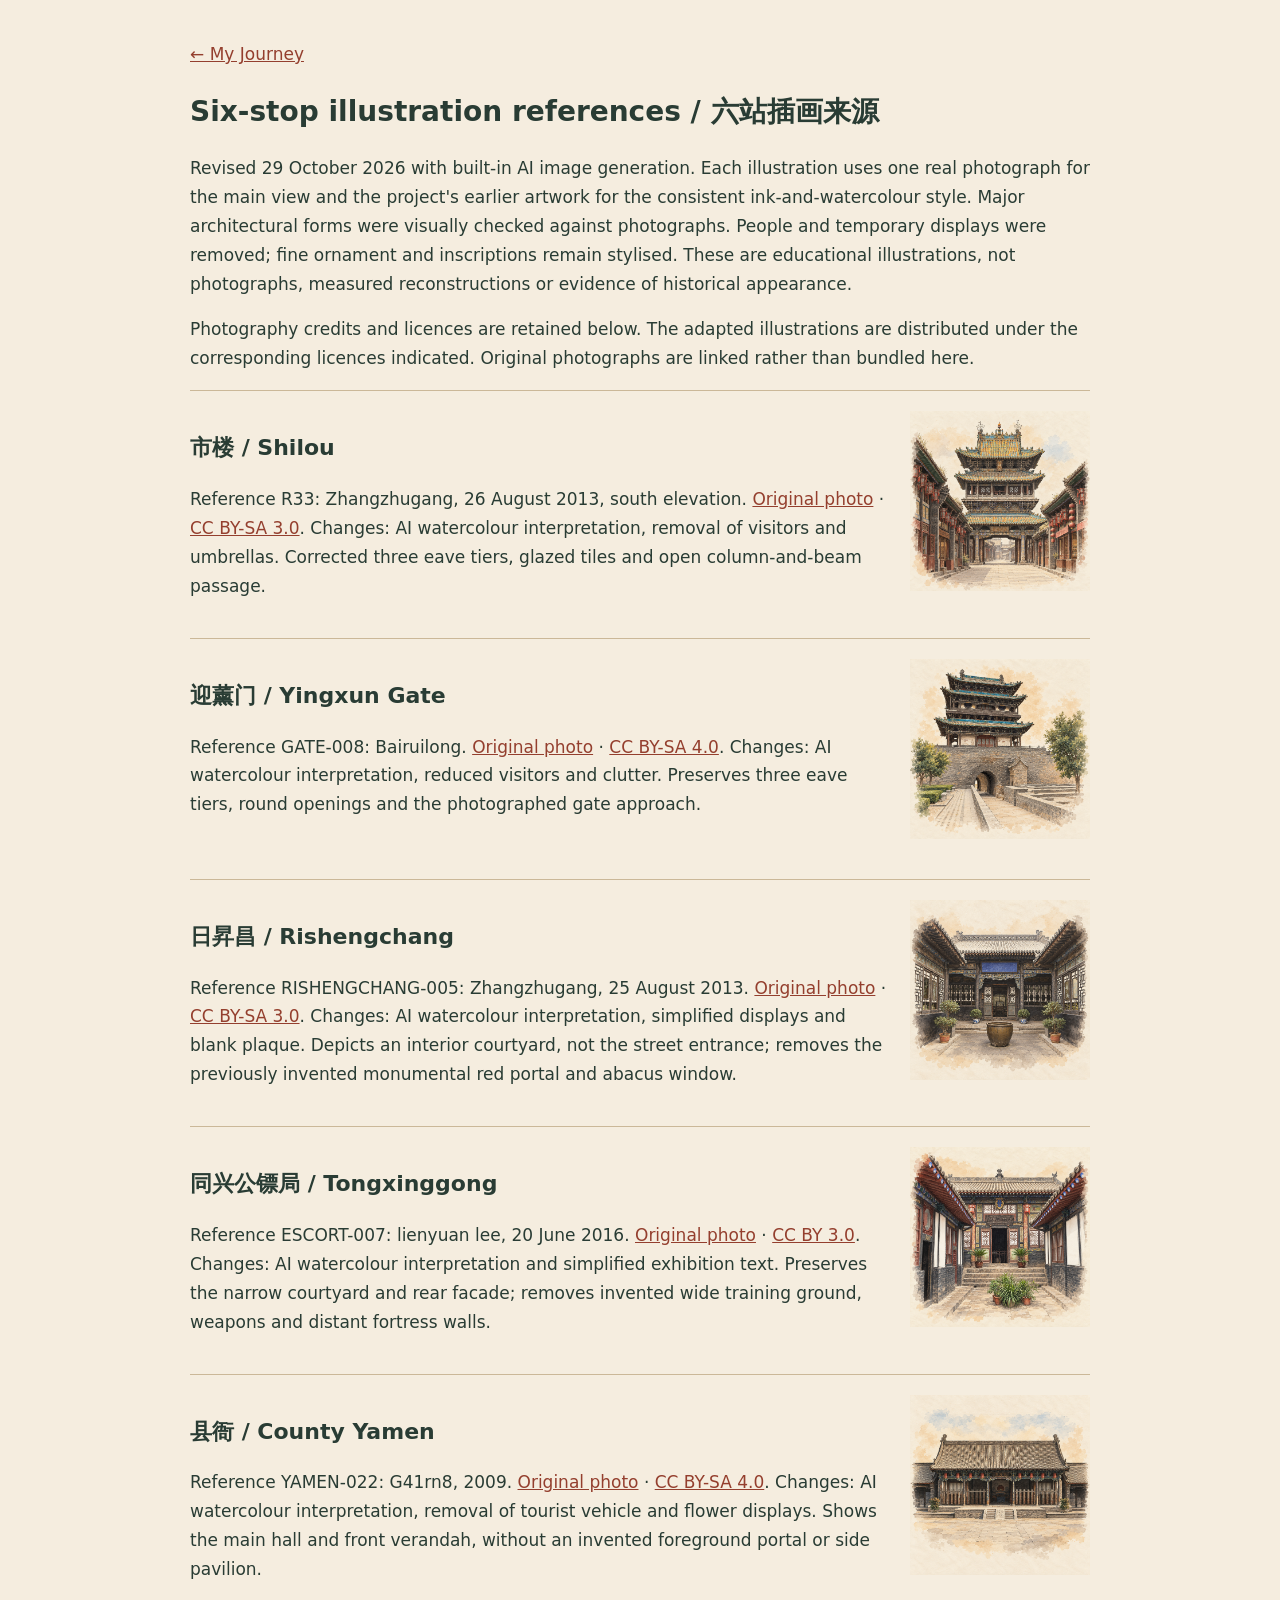
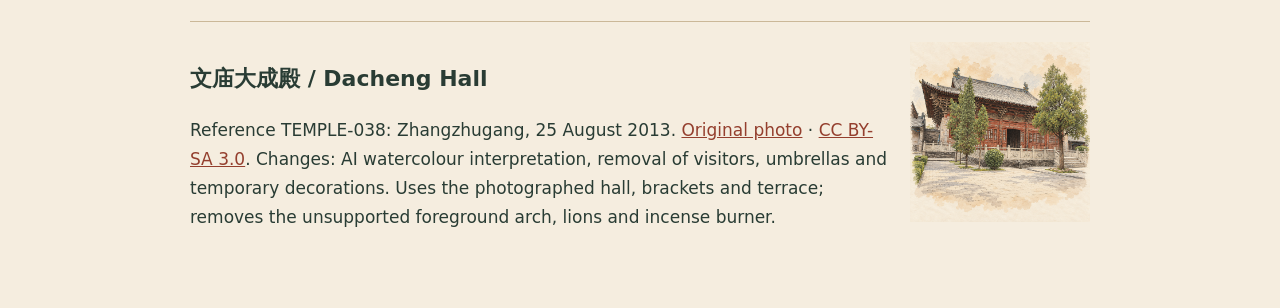
<file: art-credits.html>
<!doctype html>
<html lang="en"><meta charset="utf-8"><meta name="viewport" content="width=device-width,initial-scale=1"><title>Illustration references · 云游见筑</title>
<style>body{max-width:900px;margin:40px auto;padding:0 24px;background:#f5eddf;color:#293c34;font:17px/1.7 system-ui}a{color:#943f2e}article{border-top:1px solid #cbb898;padding:20px 0}img{width:180px;float:right;margin:0 0 20px 20px}article:after{content:'';display:block;clear:both}h1{font-size:28px}h2{font-size:22px}</style>
<a href="./#/journey">← My Journey</a><h1>Six-stop illustration references / 六站插画来源</h1>
<p>Revised 29 October 2026 with built-in AI image generation. Each illustration uses one real photograph for the main view and the project's earlier artwork for the consistent ink-and-watercolour style. Major architectural forms were visually checked against photographs. People and temporary displays were removed; fine ornament and inscriptions remain stylised. These are educational illustrations, not photographs, measured reconstructions or evidence of historical appearance.</p>
<p>Photography credits and licences are retained below. The adapted illustrations are distributed under the corresponding licences indicated. Original photographs are linked rather than bundled here.</p>
<article><img src="assets/journey-art-v2/tower.png" alt="Revised Shilou illustration"><h2>市楼 / Shilou</h2><p>Reference R33: Zhangzhugang, 26 August 2013, south elevation. <a href="https://commons.wikimedia.org/wiki/File:Pingyao_Shilou_2013.08.26_13-21-58.jpg">Original photo</a> · <a rel="license" href="https://creativecommons.org/licenses/by-sa/3.0/">CC BY-SA 3.0</a>. Changes: AI watercolour interpretation, removal of visitors and umbrellas. Corrected three eave tiers, glazed tiles and open column-and-beam passage.</p></article>
<article><img src="assets/journey-art-v2/gate.png" alt="Revised Yingxun Gate illustration"><h2>迎薰门 / Yingxun Gate</h2><p>Reference GATE-008: Bairuilong. <a href="https://commons.wikimedia.org/wiki/File:Pingyao_Yingxun_Gate.jpg">Original photo</a> · <a rel="license" href="https://creativecommons.org/licenses/by-sa/4.0/">CC BY-SA 4.0</a>. Changes: AI watercolour interpretation, reduced visitors and clutter. Preserves three eave tiers, round openings and the photographed gate approach.</p></article>
<article><img src="assets/journey-art-v2/rishengchang.png" alt="Revised Rishengchang courtyard illustration"><h2>日昇昌 / Rishengchang</h2><p>Reference RISHENGCHANG-005: Zhangzhugang, 25 August 2013. <a href="https://commons.wikimedia.org/wiki/File:Pingyao_Rishengchang_Jiuzhi_2013.08.25_19-05-06.jpg">Original photo</a> · <a rel="license" href="https://creativecommons.org/licenses/by-sa/3.0/">CC BY-SA 3.0</a>. Changes: AI watercolour interpretation, simplified displays and blank plaque. Depicts an interior courtyard, not the street entrance; removes the previously invented monumental red portal and abacus window.</p></article>
<article><img src="assets/journey-art-v2/escort.png" alt="Revised Tongxinggong courtyard illustration"><h2>同兴公镖局 / Tongxinggong</h2><p>Reference ESCORT-007: lienyuan lee, 20 June 2016. <a href="https://commons.wikimedia.org/wiki/File:同興公鏢局博物館_Tongxinggong_Armed_Escort_Agency_Museum_-_panoramio_(1).jpg">Original photo</a> · <a rel="license" href="https://creativecommons.org/licenses/by/3.0/">CC BY 3.0</a>. Changes: AI watercolour interpretation and simplified exhibition text. Preserves the narrow courtyard and rear facade; removes invented wide training ground, weapons and distant fortress walls.</p></article>
<article><img src="assets/journey-art-v2/yamen.png" alt="Revised county yamen main hall illustration"><h2>县衙 / County Yamen</h2><p>Reference YAMEN-022: G41rn8, 2009. <a href="https://commons.wikimedia.org/wiki/File:Pingyao_2009_535.jpg">Original photo</a> · <a rel="license" href="https://creativecommons.org/licenses/by-sa/4.0/">CC BY-SA 4.0</a>. Changes: AI watercolour interpretation, removal of tourist vehicle and flower displays. Shows the main hall and front verandah, without an invented foreground portal or side pavilion.</p></article>
<article><img src="assets/journey-art-v2/temple.png" alt="Revised Confucian Temple Dacheng Hall illustration"><h2>文庙大成殿 / Dacheng Hall</h2><p>Reference TEMPLE-038: Zhangzhugang, 25 August 2013. <a href="https://commons.wikimedia.org/wiki/File:Pingyao_Wenmiao_2013.08.25_10-25-11.jpg">Original photo</a> · <a rel="license" href="https://creativecommons.org/licenses/by-sa/3.0/">CC BY-SA 3.0</a>. Changes: AI watercolour interpretation, removal of visitors, umbrellas and temporary decorations. Uses the photographed hall, brackets and terrace; removes the unsupported foreground arch, lions and incense burner.</p></article>
</html>
</file>
